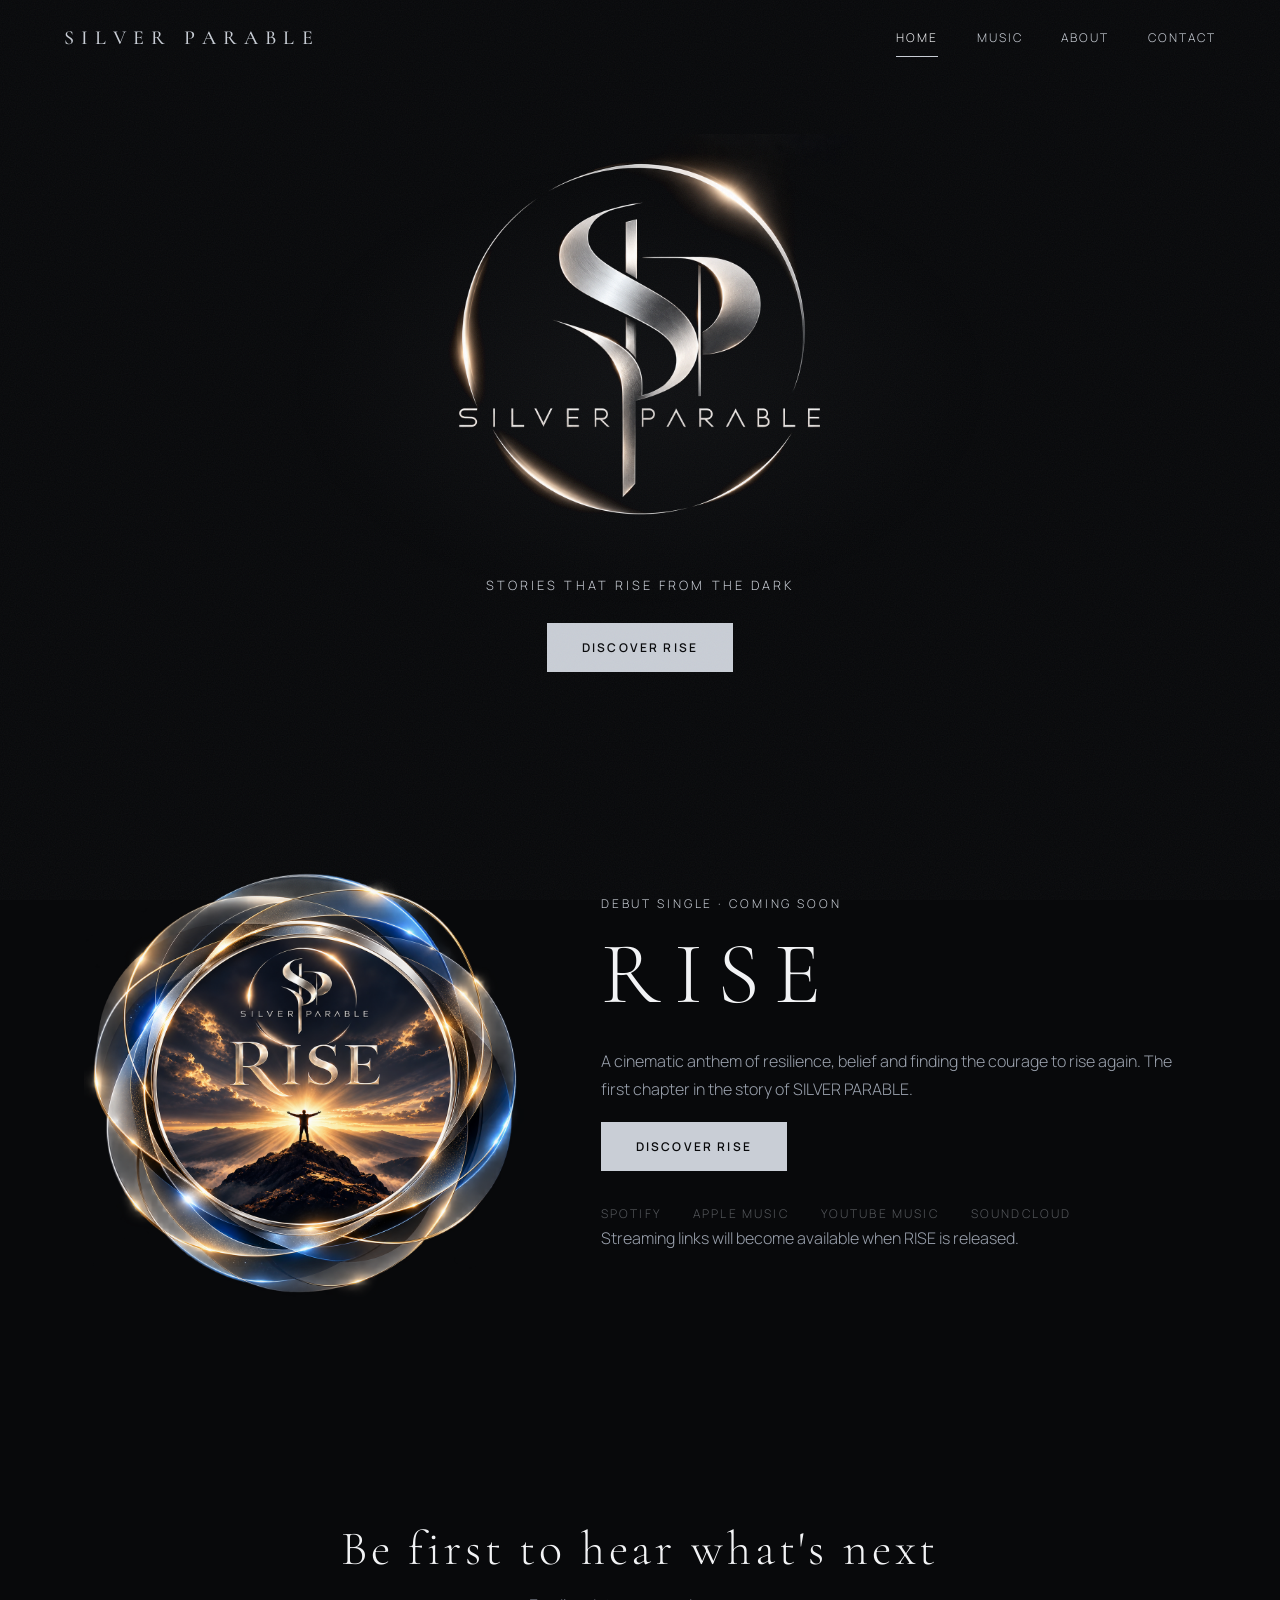
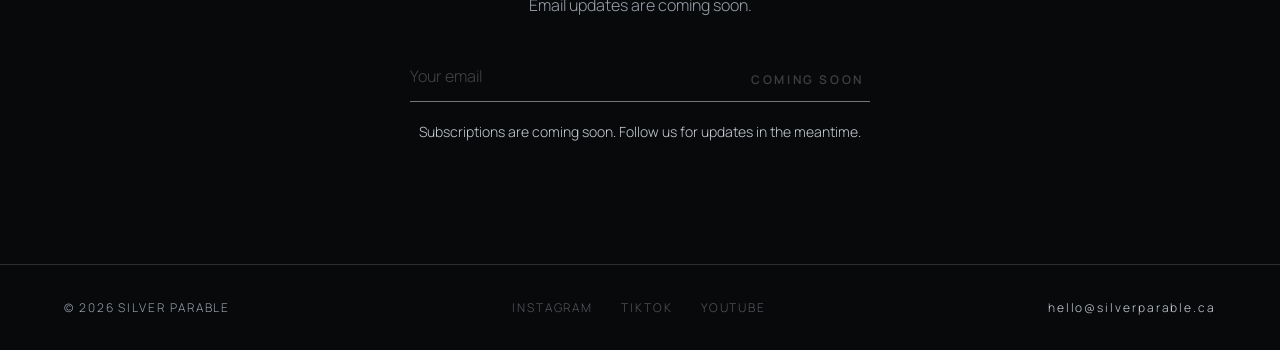
<file: index.html>
<!doctype html>
<html lang="en">
<head>
<meta charset="utf-8">
<meta name="viewport" content="width=device-width, initial-scale=1">
<title>SILVER PARABLE — Stories that rise from the dark</title>
<meta name="description" content="SILVER PARABLE is a music project built on storytelling. Discover the upcoming debut single RISE.">
<meta name="theme-color" content="#08090b">
<link rel="canonical" href="https://silverparable.ca/">
<meta property="og:type" content="website">
<meta property="og:site_name" content="SILVER PARABLE">
<meta property="og:title" content="SILVER PARABLE — Stories that rise from the dark">
<meta property="og:description" content="Discover SILVER PARABLE and the upcoming debut single RISE.">
<meta property="og:url" content="https://silverparable.ca/">
<meta property="og:image" content="https://silverparable.ca/assets/og-image.jpg">
<meta name="twitter:card" content="summary_large_image">
<link rel="icon" type="image/png" sizes="32x32" href="/assets/favicon-32.png">
<link rel="icon" type="image/png" sizes="64x64" href="/assets/favicon-64.png">
<link rel="apple-touch-icon" href="/assets/apple-touch-icon.png">
<link rel="preconnect" href="https://fonts.googleapis.com">
<link rel="preconnect" href="https://fonts.gstatic.com" crossorigin>
<link href="https://fonts.googleapis.com/css2?family=Cormorant+Garamond:wght@300;500&family=Manrope:wght@300;400;600&display=swap" rel="stylesheet">
<link rel="stylesheet" href="/css/styles.css">
</head>
<body>
<a class="skip" href="#main">Skip to content</a>
<header class="site-header">
<a class="brand" href="/">Silver Parable</a>
<button class="menu-btn" aria-label="Menu" aria-expanded="false" aria-controls="nav"><span></span><span></span></button>
<nav class="nav" id="nav" aria-label="Main"><a href="/" aria-current="page">Home</a><a href="/music.html">Music</a><a href="/about.html">About</a><a href="/contact.html">Contact</a></nav>
</header>
<main id="main">
<section class="hero">
<h1 class="sr">SILVER PARABLE</h1>
<img class="hero-logo" src="/assets/logo.png" width="1254" height="1254" alt="SILVER PARABLE — SP monogram inside a silver ring">
<p class="tag">Stories that rise from the dark</p>
<a class="btn" href="/music.html">Discover RISE</a>
</section>
<section class="section feature reveal" aria-labelledby="rise">
<div class="rise-artwork">
<img class="cover" src="/assets/rise-cover-circular.png" width="1254" height="1254" alt="RISE artwork by SILVER PARABLE, with luminous silver and gold circular rings framing a figure standing on a mountain at sunrise" loading="lazy">
</div>
<div class="rise-info">
<div class="kicker">Debut single · Coming soon</div>
<h2 class="title" id="rise">RISE</h2>
<p>A cinematic anthem of resilience, belief and finding the courage to rise again. The first chapter in the story of SILVER PARABLE.</p>
<a class="btn" href="/music.html">Discover RISE</a>
<div class="links" role="group" aria-label="Future streaming platforms"><a data-soon href="#">Spotify</a><a data-soon href="#">Apple Music</a><a data-soon href="#">YouTube Music</a><a data-soon href="#">SoundCloud</a></div>
<p class="release-note">Streaming links will become available when RISE is released.</p>
</div>
</section>
<section class="section center reveal" aria-labelledby="su">
<h2 id="su" style="font-size:clamp(30px,4.5vw,48px);letter-spacing:.08em">Be first to hear what's next</h2>
<p>Email updates are coming soon.</p>
<form class="signup is-disabled">
<input type="email" placeholder="Your email" aria-label="Email address (subscriptions coming soon)" disabled>
<button type="button" disabled>Coming soon</button>
</form>
<p class="status">Subscriptions are coming soon. Follow us for updates in the meantime.</p>
</section>
</main>
<footer class="site-footer">
<span>© 2026 SILVER PARABLE</span>
<nav aria-label="Social"><a data-soon href="#">Instagram</a><a data-soon href="#">TikTok</a><a data-soon href="#">YouTube</a></nav>
<a href="mailto:hello@silverparable.ca">hello@silverparable.ca</a>
</footer>
<script src="/js/main.js" defer></script>
</body>
</html>
</file>
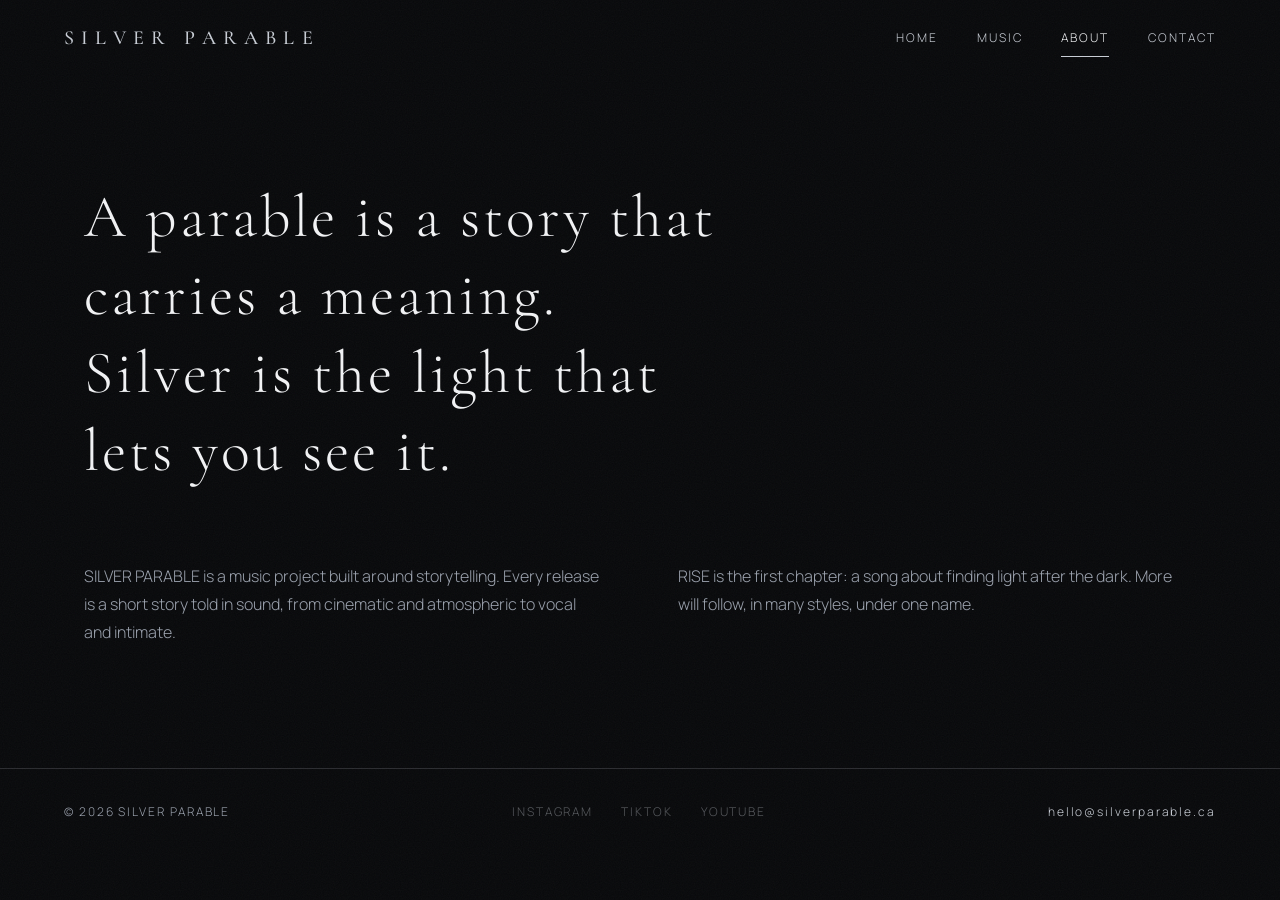
<file: about.html>
<!doctype html>
<html lang="en">
<head>
<meta charset="utf-8">
<meta name="viewport" content="width=device-width, initial-scale=1">
<title>About — SILVER PARABLE</title>
<meta name="description" content="A parable is a story that carries a meaning. Silver is the light that lets you see it.">
<meta name="theme-color" content="#08090b">
<link rel="canonical" href="https://silverparable.ca/about.html">
<meta property="og:type" content="website">
<meta property="og:site_name" content="SILVER PARABLE">
<meta property="og:title" content="About — SILVER PARABLE">
<meta property="og:description" content="A parable is a story that carries a meaning. Silver is the light that lets you see it.">
<meta property="og:url" content="https://silverparable.ca/about.html">
<meta property="og:image" content="https://silverparable.ca/assets/og-image.jpg">
<meta name="twitter:card" content="summary_large_image">
<link rel="icon" type="image/png" sizes="32x32" href="/assets/favicon-32.png">
<link rel="icon" type="image/png" sizes="64x64" href="/assets/favicon-64.png">
<link rel="apple-touch-icon" href="/assets/apple-touch-icon.png">
<link rel="preconnect" href="https://fonts.googleapis.com">
<link rel="preconnect" href="https://fonts.gstatic.com" crossorigin>
<link href="https://fonts.googleapis.com/css2?family=Cormorant+Garamond:wght@300;500&family=Manrope:wght@300;400;600&display=swap" rel="stylesheet">
<link rel="stylesheet" href="/css/styles.css">
</head>
<body>
<a class="skip" href="#main">Skip to content</a>
<header class="site-header">
<a class="brand" href="/">Silver Parable</a>
<button class="menu-btn" aria-label="Menu" aria-expanded="false" aria-controls="nav"><span></span><span></span></button>
<nav class="nav" id="nav" aria-label="Main"><a href="/">Home</a><a href="/music.html">Music</a><a href="/about.html" aria-current="page">About</a><a href="/contact.html">Contact</a></nav>
</header>
<main id="main">
<section class="section">
<h1 class="statement">A parable is a story that carries a meaning. Silver is the light that lets you see it.</h1>
<div class="cols reveal">
<div><p>SILVER PARABLE is a music project built around storytelling. Every release is a short story told in sound, from cinematic and atmospheric to vocal and intimate.</p></div>
<div><p>RISE is the first chapter: a song about finding light after the dark. More will follow, in many styles, under one name.</p></div>
</div>
</section>
</main>
<footer class="site-footer">
<span>© 2026 SILVER PARABLE</span>
<nav aria-label="Social"><a data-soon href="#">Instagram</a><a data-soon href="#">TikTok</a><a data-soon href="#">YouTube</a></nav>
<a href="mailto:hello@silverparable.ca">hello@silverparable.ca</a>
</footer>
<script src="/js/main.js" defer></script>
</body>
</html>
</file>
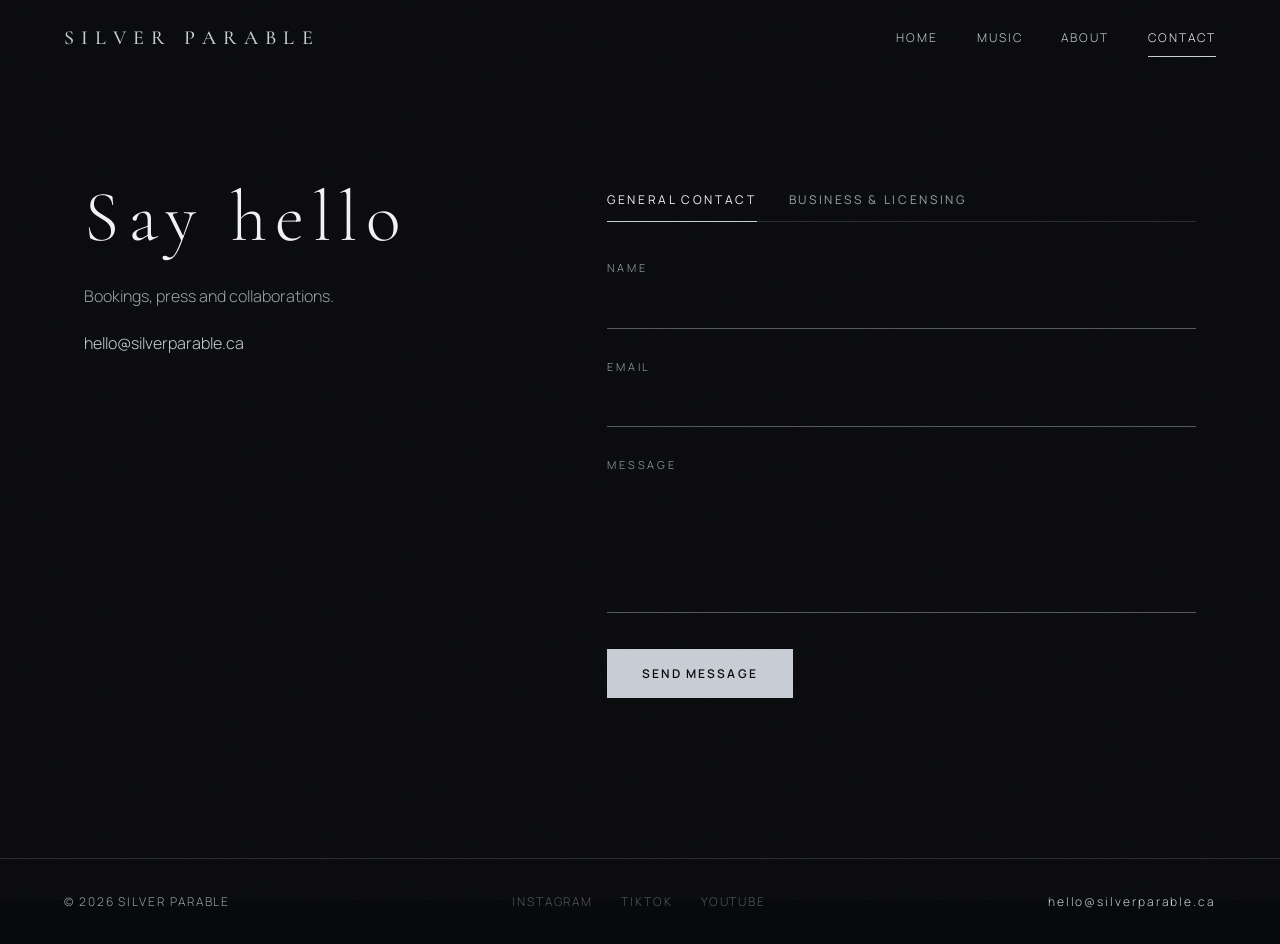
<file: contact.html>
<!doctype html>
<html lang="en">
<head>
<meta charset="utf-8">
<meta name="viewport" content="width=device-width, initial-scale=1">
<title>Contact — SILVER PARABLE</title>
<meta name="description" content="Bookings, press and collaborations.">
<meta name="theme-color" content="#08090b">
<link rel="canonical" href="https://silverparable.ca/contact.html">
<meta property="og:type" content="website">
<meta property="og:site_name" content="SILVER PARABLE">
<meta property="og:title" content="Contact — SILVER PARABLE">
<meta property="og:description" content="Bookings, press and collaborations.">
<meta property="og:url" content="https://silverparable.ca/contact.html">
<meta property="og:image" content="https://silverparable.ca/assets/og-image.jpg">
<meta name="twitter:card" content="summary_large_image">
<link rel="icon" type="image/png" sizes="32x32" href="/assets/favicon-32.png">
<link rel="icon" type="image/png" sizes="64x64" href="/assets/favicon-64.png">
<link rel="apple-touch-icon" href="/assets/apple-touch-icon.png">
<link rel="preconnect" href="https://fonts.googleapis.com">
<link rel="preconnect" href="https://fonts.gstatic.com" crossorigin>
<link href="https://fonts.googleapis.com/css2?family=Cormorant+Garamond:wght@300;500&family=Manrope:wght@300;400;600&display=swap" rel="stylesheet">
<link rel="stylesheet" href="/css/styles.css">
</head>
<body>
<a class="skip" href="#main">Skip to content</a>
<header class="site-header">
<a class="brand" href="/">Silver Parable</a>
<button class="menu-btn" aria-label="Menu" aria-expanded="false" aria-controls="nav"><span></span><span></span></button>
<nav class="nav" id="nav" aria-label="Main"><a href="/">Home</a><a href="/music.html">Music</a><a href="/about.html">About</a><a href="/contact.html" aria-current="page">Contact</a></nav>
</header>
<main id="main">
<section class="section contact">
<div>
<h1 class="title" style="font-size:clamp(44px,6vw,72px);letter-spacing:.12em">Say hello</h1>
<p>Bookings, press and collaborations.</p>
<a href="mailto:hello@silverparable.ca">hello@silverparable.ca</a>
</div>
<div>
<div class="tabs" role="tablist" aria-label="Contact type">
<button class="tab" role="tab" id="tab-general" aria-selected="true" aria-controls="panel-general" type="button">General Contact</button>
<button class="tab" role="tab" id="tab-business" aria-selected="false" aria-controls="panel-business" tabindex="-1" type="button">Business &amp; Licensing</button>
</div>
<div class="panel" role="tabpanel" id="panel-general" aria-labelledby="tab-general">
<form data-form="contact" data-success="Message sent. Thank you, we will reply by email." action="https://formspree.io/f/xgaoyydz" method="POST">
<input type="hidden" name="_subject" value="SILVER PARABLE: new general contact message">
<label class="hp" aria-hidden="true">Leave empty<input type="text" name="_gotcha" tabindex="-1" autocomplete="off"></label>
<label class="field"><span>Name</span><input type="text" name="name" required maxlength="120" autocomplete="name"></label>
<label class="field"><span>Email</span><input type="email" name="email" required maxlength="200" autocomplete="email"></label>
<label class="field"><span>Message</span><textarea name="message" rows="5" required maxlength="5000"></textarea></label>
<button class="btn" type="submit">Send message</button>
</form>
<p class="status" role="status" aria-live="polite"></p>
</div>
<div class="panel" role="tabpanel" id="panel-business" aria-labelledby="tab-business" hidden>
<form data-form="business" data-success="Inquiry sent. Thank you, we will respond by email." action="https://formspree.io/f/xaeqjjkw" method="POST">
<input type="hidden" name="_subject" value="SILVER PARABLE: new business &amp; licensing inquiry">
<label class="hp" aria-hidden="true">Leave empty<input type="text" name="_gotcha" tabindex="-1" autocomplete="off"></label>
<label class="field"><span>Full name</span><input type="text" name="name" required maxlength="120" autocomplete="name"></label>
<label class="field"><span>Email address</span><input type="email" name="email" required maxlength="200" autocomplete="email"></label>
<label class="field"><span>Company / organization <em>optional</em></span><input type="text" name="company" maxlength="160" autocomplete="organization"></label>
<label class="field"><span>Inquiry type</span><select name="inquiry_type" required>
<option value="" selected disabled>Select a type</option>
<option>Music Licensing</option><option>Booking</option><option>Collaboration</option><option>Media/Press</option><option>Partnerships</option><option>Other</option>
</select></label>
<label class="field"><span>Message</span><textarea name="message" rows="5" required maxlength="5000"></textarea></label>
<button class="btn" type="submit">Send inquiry</button>
</form>
<p class="status" role="status" aria-live="polite"></p>
</div>
</div>
</section>
</main>
<footer class="site-footer">
<span>© 2026 SILVER PARABLE</span>
<nav aria-label="Social"><a data-soon href="#">Instagram</a><a data-soon href="#">TikTok</a><a data-soon href="#">YouTube</a></nav>
<a href="mailto:hello@silverparable.ca">hello@silverparable.ca</a>
</footer>
<script src="/js/main.js" defer></script>
</body>
</html>
</file>
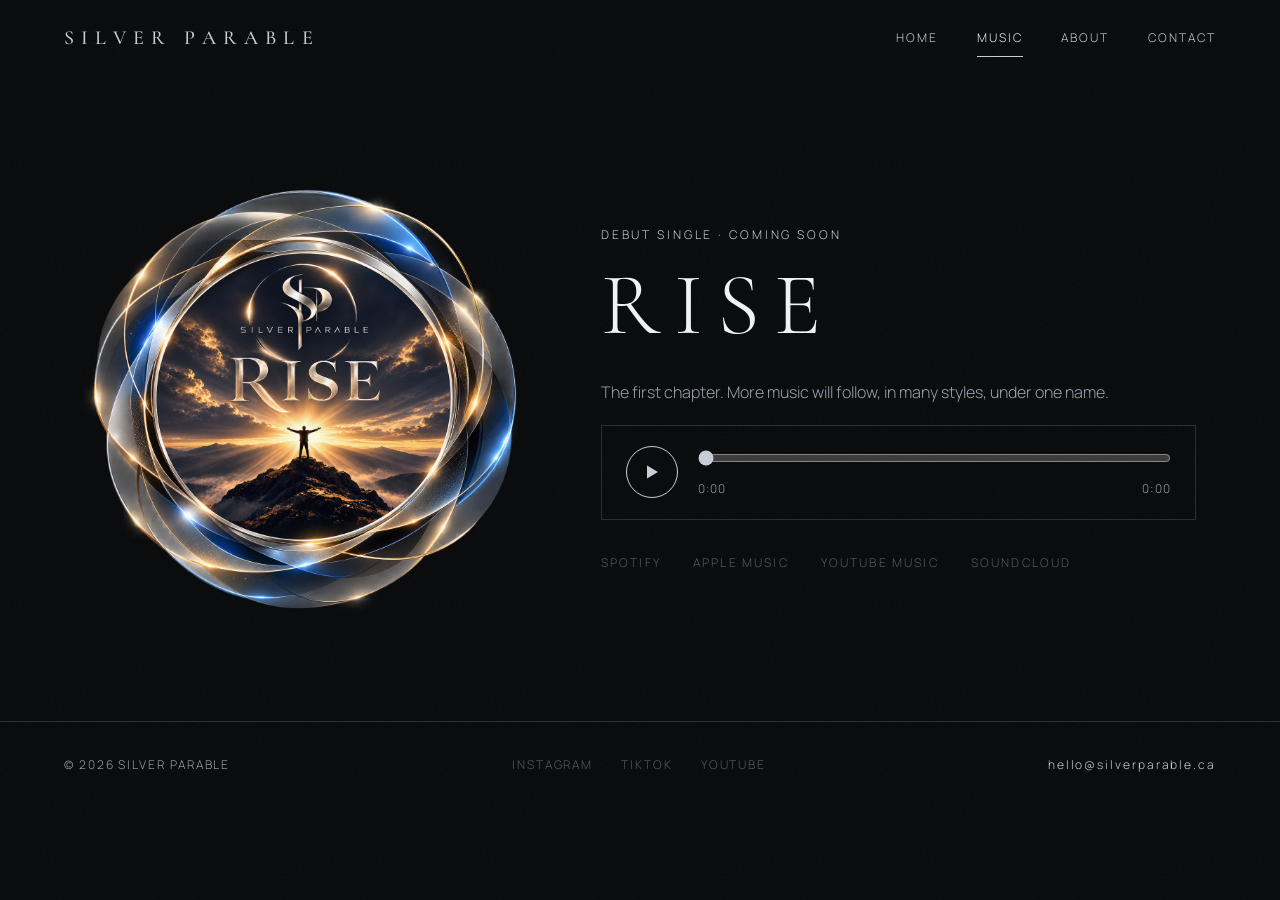
<file: music.html>
<!doctype html>
<html lang="en">
<head>
<meta charset="utf-8">
<meta name="viewport" content="width=device-width, initial-scale=1">
<title>Music — SILVER PARABLE</title>
<meta name="description" content="Discover RISE, the upcoming debut single from SILVER PARABLE.">
<meta name="theme-color" content="#08090b">
<link rel="canonical" href="https://silverparable.ca/music.html">
<meta property="og:type" content="website">
<meta property="og:site_name" content="SILVER PARABLE">
<meta property="og:title" content="Music — SILVER PARABLE">
<meta property="og:description" content="Discover RISE, the upcoming debut single from SILVER PARABLE.">
<meta property="og:url" content="https://silverparable.ca/music.html">
<meta property="og:image" content="https://silverparable.ca/assets/og-image.jpg">
<meta name="twitter:card" content="summary_large_image">
<link rel="icon" type="image/png" sizes="32x32" href="/assets/favicon-32.png">
<link rel="icon" type="image/png" sizes="64x64" href="/assets/favicon-64.png">
<link rel="apple-touch-icon" href="/assets/apple-touch-icon.png">
<link rel="preconnect" href="https://fonts.googleapis.com">
<link rel="preconnect" href="https://fonts.gstatic.com" crossorigin>
<link href="https://fonts.googleapis.com/css2?family=Cormorant+Garamond:wght@300;500&family=Manrope:wght@300;400;600&display=swap" rel="stylesheet">
<link rel="stylesheet" href="/css/styles.css">
</head>
<body>
<a class="skip" href="#main">Skip to content</a>
<header class="site-header">
<a class="brand" href="/">Silver Parable</a>
<button class="menu-btn" aria-label="Menu" aria-expanded="false" aria-controls="nav"><span></span><span></span></button>
<nav class="nav" id="nav" aria-label="Main"><a href="/">Home</a><a href="/music.html" aria-current="page">Music</a><a href="/about.html">About</a><a href="/contact.html">Contact</a></nav>
</header>
<main id="main">
<section class="section feature">
<img class="cover" src="/assets/rise-cover-circular.png" width="1254" height="1254" alt="RISE artwork by SILVER PARABLE, with luminous silver and gold circular rings framing a figure standing on a mountain at sunrise">
<div>
<div class="kicker">Debut single · Coming soon</div>
<h1 class="title">RISE</h1>
<p>The first chapter. More music will follow, in many styles, under one name.</p>
<div class="player">
<audio preload="none" src="/assets/rise.mp3"></audio>
<button class="play" aria-label="Play RISE"><svg class="i-play" viewBox="0 0 16 16" aria-hidden="true"><path d="M3 1.5v13l11-6.5z"/></svg><svg class="i-pause" viewBox="0 0 16 16" aria-hidden="true"><path d="M3 1.5h3.5v13H3zM9.5 1.5H13v13H9.5z"/></svg></button>
<div class="bar"><input type="range" min="0" max="1000" value="0" aria-label="Seek"><div class="time"><span class="cur">0:00</span><span class="dur">0:00</span></div></div>
</div>
<p class="note player-note" hidden>The preview is not available yet. Streaming links are coming soon.</p>
<div class="links" role="group" aria-label="Streaming platforms, coming soon"><a data-soon href="#">Spotify</a><a data-soon href="#">Apple Music</a><a data-soon href="#">YouTube Music</a><a data-soon href="#">SoundCloud</a></div>
</div>
</section>
</main>
<footer class="site-footer">
<span>© 2026 SILVER PARABLE</span>
<nav aria-label="Social"><a data-soon href="#">Instagram</a><a data-soon href="#">TikTok</a><a data-soon href="#">YouTube</a></nav>
<a href="mailto:hello@silverparable.ca">hello@silverparable.ca</a>
</footer>
<script src="/js/main.js" defer></script>
</body>
</html>
</file>
<file: css/styles.css>
:root {
  --bg: #08090b;
  --silver: #c9ced6;
  --white: #f2f3f5;
  --muted: #9aa1ad;
  --amber: #dce0e6;
  --line: rgba(201,206,214,.18);
  --serif: 'Cormorant Garamond', Georgia, serif;
  --sans: 'Manrope', system-ui, sans-serif;
  --pad: clamp(20px,5vw,72px);
}
*,*::before,*::after{box-sizing:border-box}
html{scroll-behavior:smooth;background:var(--bg)}
body{margin:0;background:var(--bg);color:var(--white);font-family:var(--sans);font-weight:300;line-height:1.75;-webkit-font-smoothing:antialiased;transition:opacity .3s ease;animation:pagein .5s ease backwards}
body.leaving{opacity:0}
@keyframes pagein{from{opacity:0}to{opacity:1}}
body::after{content:"";position:fixed;inset:0;pointer-events:none;z-index:50;opacity:.045;background-image:url("data:image/svg+xml,%3Csvg xmlns='http://www.w3.org/2000/svg' width='220' height='220'%3E%3Cfilter id='n'%3E%3CfeTurbulence type='fractalNoise' baseFrequency='.85' numOctaves='2' stitchTiles='stitch'/%3E%3C/filter%3E%3Crect width='100%25' height='100%25' filter='url(%23n)'/%3E%3C/svg%3E")}
img{max-width:100%;display:block}
a{color:var(--silver);text-decoration:none;transition:color .25s}
a:hover{color:var(--white)}
:focus-visible{outline:2px solid var(--silver);outline-offset:4px}
.skip{position:absolute;left:-999px;top:8px;background:var(--silver);color:var(--bg);padding:10px 16px;z-index:100}
.skip:focus{left:8px}
h1,h2{font-family:var(--serif);font-weight:300;margin:0;color:var(--white)}
p{margin:0 0 1.2em;color:var(--muted);max-width:60ch}
.glow{position:fixed;left:0;top:0;width:520px;height:520px;margin:-260px 0 0 -260px;border-radius:50%;pointer-events:none;z-index:1;opacity:0;background:radial-gradient(circle,rgba(201,206,214,.055),transparent 65%);transition:opacity .6s}
.glow.on{opacity:1}
/* Header */
.site-header{position:relative;z-index:20;display:flex;justify-content:space-between;align-items:center;min-height:76px;padding:18px var(--pad);font-size:12px;letter-spacing:.17em;text-transform:uppercase;background:var(--bg)}
.brand{font-family:var(--serif);font-size:20px;font-weight:500;letter-spacing:.36em;color:var(--silver)}
.nav{display:flex;gap:clamp(20px,3vw,44px)}
.nav a{padding:8px 0;border-bottom:1px solid transparent}
.nav a[aria-current=page]{color:var(--white);border-color:var(--silver)}
.menu-btn{display:none;background:none;border:0;width:44px;height:44px;color:var(--silver);cursor:pointer}
.menu-btn span{display:block;width:24px;height:1px;background:currentColor;margin:7px auto;transition:transform .3s}
/* Hero: continuous black, no coloured panels */
.hero{position:relative;min-height:clamp(490px,76svh,720px);display:flex;flex-direction:column;align-items:center;justify-content:center;text-align:center;padding:30px var(--pad) 60px;overflow:hidden;background:var(--bg);isolation:isolate}
.hero::before{content:"";position:absolute;inset:0;pointer-events:none;background:radial-gradient(ellipse 36% 43% at 50% 45%,rgba(201,206,214,.045),transparent 78%);animation:dawn 2.8s ease both}
.hero>*{position:relative;z-index:1}
.hero-logo{width:min(440px,78vw);height:auto;flex-shrink:0;object-fit:contain;animation:emerge 2.4s cubic-bezier(.2,.7,.2,1) both}
.tag{font-size:clamp(11px,1vw,13px);letter-spacing:.24em;text-transform:uppercase;color:var(--silver);margin:0 0 26px;max-width:90%;animation:fade 1.4s 1.6s both}
.hero .btn{animation:fade 1.4s 2.1s both}
@keyframes emerge{from{opacity:0;filter:blur(16px);transform:scale(1.05) translateY(24px)}to{opacity:1;filter:blur(0);transform:none}}
@keyframes dawn{from{opacity:0}to{opacity:1}}
@keyframes fade{from{opacity:0;transform:translateY(10px)}to{opacity:1;transform:none}}
/* Buttons */
.btn{display:inline-block;background:var(--silver);color:var(--bg);border:1px solid var(--silver);padding:15px 34px;font:600 12px var(--sans);letter-spacing:.18em;text-transform:uppercase;cursor:pointer;transition:transform .3s,box-shadow .3s,background .3s}
.btn:hover{color:var(--bg);background:var(--white);transform:translateY(-2px);box-shadow:0 10px 32px rgba(201,206,214,.13)}
/* Sections */
.section{padding:clamp(64px,8vw,110px) var(--pad);max-width:1240px;margin:0 auto;background:transparent}
.feature{display:grid;grid-template-columns:minmax(0,1fr) minmax(0,1fr);gap:clamp(32px,6vw,88px);align-items:center}
.cover{width:100%;aspect-ratio:1;object-fit:cover;border:1px solid var(--line);box-shadow:0 24px 70px rgba(0,0,0,.45)}
.kicker{color:var(--silver);font-size:12px;letter-spacing:.24em;text-transform:uppercase;margin-bottom:12px}
.title{font-size:clamp(48px,7vw,88px);letter-spacing:.16em;line-height:1.1;margin-bottom:24px}
.links{display:flex;flex-wrap:wrap;gap:12px 32px;margin-top:32px;font-size:12px;letter-spacing:.18em;text-transform:uppercase}
.is-soon{opacity:.4;cursor:not-allowed}
.is-soon:hover{color:var(--silver)}
/* Utilities and layout hooks (no visual change) */
.sr{position:absolute;width:1px;height:1px;margin:-1px;padding:0;overflow:hidden;clip:rect(0 0 0 0);clip-path:inset(50%);white-space:nowrap;border:0}
.rise-artwork,.rise-info{min-width:0}
.release-note{margin:0 0 1.2em;color:var(--muted)}
.player.is-unavailable{opacity:.6}
.player.is-unavailable .bar input{pointer-events:none}
/* Player */
.player{display:flex;align-items:center;gap:20px;border:1px solid var(--line);padding:20px 24px;margin-top:8px}
.play{flex:none;width:52px;height:52px;border-radius:50%;border:1px solid var(--silver);background:none;color:var(--silver);cursor:pointer;display:grid;place-items:center;transition:background .3s,color .3s}
.play:hover{background:var(--silver);color:var(--bg)}
.play svg{width:16px;height:16px;fill:currentColor}
.play .i-pause{display:none}
.play.on .i-pause{display:block}
.play.on .i-play{display:none}
.bar{flex:1;min-width:0}
.bar input{width:100%;margin:0;accent-color:var(--silver);height:24px;background:none}
.time{display:flex;justify-content:space-between;font-size:12px;color:var(--muted);letter-spacing:.1em}
.note{font-size:13px;color:var(--muted);margin-top:14px}
/* Statements and forms */
.statement{font-size:clamp(34px,5vw,60px);line-height:1.3;letter-spacing:.05em;max-width:22ch}
.cols{display:grid;grid-template-columns:1fr 1fr;gap:clamp(24px,6vw,80px);margin-top:72px}
.center{text-align:center}
.center p{margin-inline:auto}
.field{display:block;margin-bottom:28px}
.field span{display:block;font-size:11px;letter-spacing:.26em;text-transform:uppercase;color:var(--muted)}
.field input,.field textarea,.signup input{width:100%;background:none;border:0;border-bottom:1px solid rgba(201,206,214,.4);color:var(--white);font:300 16px var(--sans);padding:14px 0;border-radius:0;resize:none}
.field input:focus,.field textarea:focus,.signup input:focus{outline:0;border-color:var(--silver)}
.signup{display:flex;gap:16px;align-items:flex-end;max-width:460px;margin:32px auto 0;border-bottom:1px solid var(--silver)}
.signup input{border:0;flex:1;min-width:0}
.signup button{background:none;border:0;color:var(--silver);font:600 12px var(--sans);letter-spacing:.22em;text-transform:uppercase;min-height:44px;cursor:pointer}
.hp{position:absolute;left:-9999px}
.field span em{font-style:normal;text-transform:none;letter-spacing:.06em;opacity:.7;margin-left:8px}
.field select{width:100%;background:none;border:0;border-bottom:1px solid rgba(201,206,214,.4);color:var(--white);font:300 16px var(--sans);padding:14px 28px 14px 0;border-radius:0;appearance:none;-webkit-appearance:none;cursor:pointer;background-image:url("data:image/svg+xml,%3Csvg xmlns='http://www.w3.org/2000/svg' width='12' height='8'%3E%3Cpath d='M1 1l5 5 5-5' fill='none' stroke='%23C9CED6' stroke-width='1.2'/%3E%3C/svg%3E");background-repeat:no-repeat;background-position:right 2px center}
.field select:focus{outline:0;border-color:var(--silver)}
.field select:invalid{color:var(--muted)}
.field select option{background:#08090b;color:var(--white)}
.tabs{display:flex;flex-wrap:wrap;gap:0 32px;border-bottom:1px solid var(--line);margin-bottom:36px}
.tab{background:none;border:0;border-bottom:1px solid transparent;margin-bottom:-1px;padding:12px 0;min-height:44px;color:var(--muted);font:400 12px var(--sans);letter-spacing:.22em;text-transform:uppercase;cursor:pointer;transition:color .25s,border-color .25s}
.tab:hover{color:var(--silver)}
.tab[aria-selected=true]{color:var(--white);border-color:var(--silver)}
.panel:not([hidden]){animation:fade .6s both}
.signup.is-disabled{opacity:.55}
.signup.is-disabled input,.signup.is-disabled button:disabled{cursor:not-allowed}
.status{min-height:1.6em;margin-top:18px;font-size:14px;color:var(--silver)}
.status.success{color:var(--silver)}
.status.error{color:#f0a3a3}
button:disabled{opacity:.5;cursor:not-allowed}
.contact{display:grid;grid-template-columns:minmax(0,5fr) minmax(0,7fr);gap:clamp(32px,8vw,110px)}
/* Footer */
.site-footer{border-top:1px solid var(--line);padding:32px var(--pad);display:flex;flex-wrap:wrap;gap:16px 40px;justify-content:space-between;font-size:12px;letter-spacing:.16em;color:var(--muted);background:var(--bg)}
.site-footer nav{display:flex;gap:28px;text-transform:uppercase}
/* Scroll reveal */
.js .reveal{opacity:0;transform:translateY(22px);transition:opacity 1.1s ease,transform 1.1s cubic-bezier(.2,.7,.2,1)}
.js .reveal.in{opacity:1;transform:none}
/* Responsive */
@media(max-width:780px){
 .site-header{min-height:68px;padding-top:12px;padding-bottom:12px}
 .menu-btn{display:block;position:relative;z-index:40}
 .nav{position:fixed;inset:0;z-index:30;background:rgba(8,9,11,.98);flex-direction:column;justify-content:center;align-items:center;gap:32px;font-size:18px;opacity:0;visibility:hidden;transition:opacity .35s,visibility .35s}
 .nav.open{opacity:1;visibility:visible}
 .brand{font-size:15px;letter-spacing:.32em}
 .hero{min-height:clamp(440px,74svh,610px);padding:24px var(--pad) 48px}
 .hero-logo{width:min(350px,78vw)}
 .tag{font-size:11px;letter-spacing:.17em;margin-bottom:24px}
 .feature,.cols,.contact{grid-template-columns:1fr}
 .cols{margin-top:44px}
 .section{padding-top:64px;padding-bottom:64px}
 .site-footer{gap:20px}
}
@media(max-width:480px){
 .hero{min-height:clamp(400px,70svh,550px);padding-bottom:36px}
 .hero-logo{width:min(300px,76vw)}
 .tag{font-size:10px;letter-spacing:.12em;margin-bottom:20px}
 .btn{padding:14px 26px;font-size:11px}
 .title{letter-spacing:.12em}
 .player{padding:16px;gap:14px}
 .site-footer nav{flex-wrap:wrap;gap:12px 20px}
}
@media(max-height:650px) and (min-width:781px){
 .hero{min-height:450px;padding-top:20px;padding-bottom:36px}
 .hero-logo{width:min(350px,60vh)}
 .tag{margin-bottom:18px}
}
@media(prefers-reduced-motion:reduce){
 *,*::before,*::after{animation:none!important;transition:none!important}
 .js .reveal{opacity:1;transform:none}
 .glow{display:none}
 html{scroll-behavior:auto}
}
/* SILVER PARABLE — Square RISE cover correction */

.feature {
  grid-template-columns: minmax(0, 440px) minmax(0, 1fr);
  gap: clamp(40px, 6vw, 88px);
  align-items: center;
}

.feature .cover {
  display: block;
  width: 100%;
  max-width: 440px;
  height: auto;
  aspect-ratio: 1 / 1;
  object-fit: contain;
}

@media (max-width: 780px) {
  .feature {
    grid-template-columns: 1fr;
    gap: 36px;
  }

  .feature .cover {
    width: 100%;
    max-width: 440px;
    margin-inline: auto;
  }
}
/* RISE artwork — remove rectangular image frame */
.feature .cover {
  border: none;
  box-shadow: none;
}
/* RISE circular artwork — remove rectangular framing */
.feature .rise-artwork,
.feature .rise-artwork .cover,
.feature > .cover {
  border: 0 !important;
  outline: 0 !important;
  box-shadow: none !important;
}

.feature .rise-artwork {
  background: transparent !important;
}
</file>
